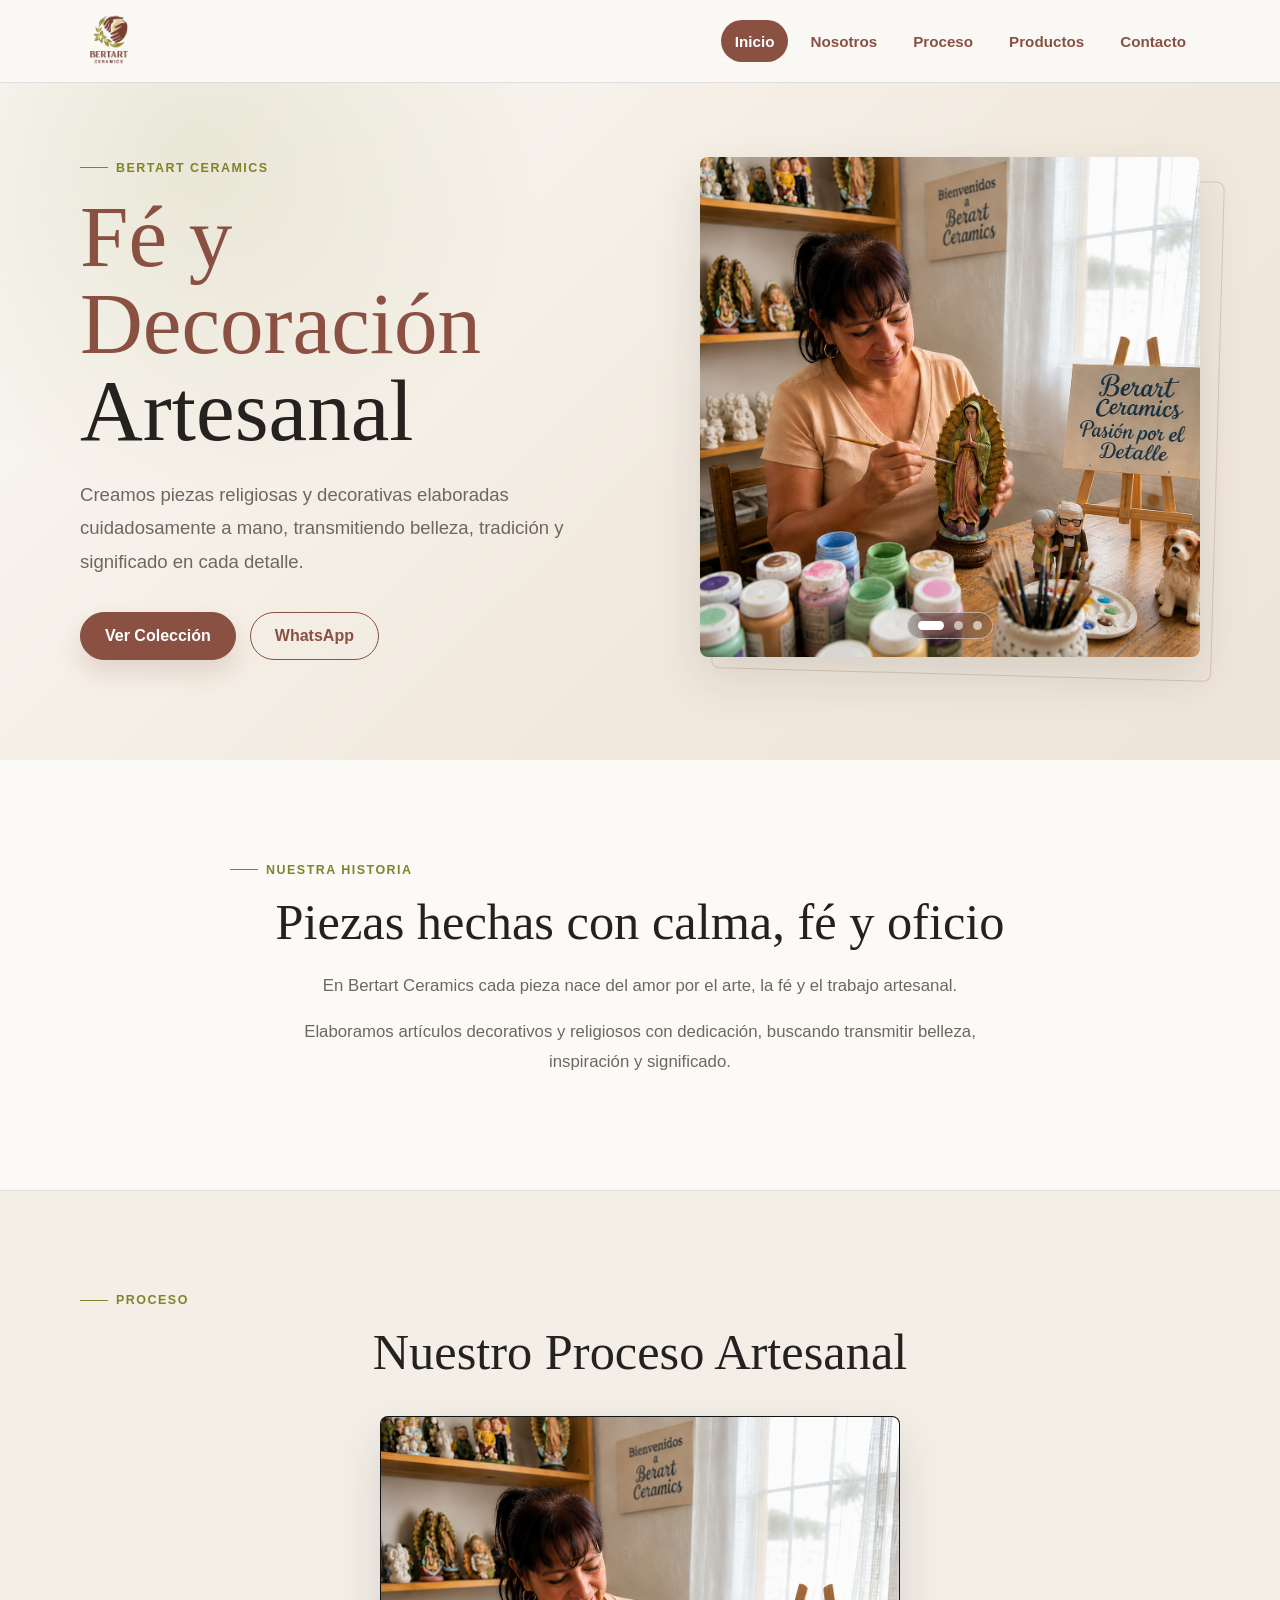
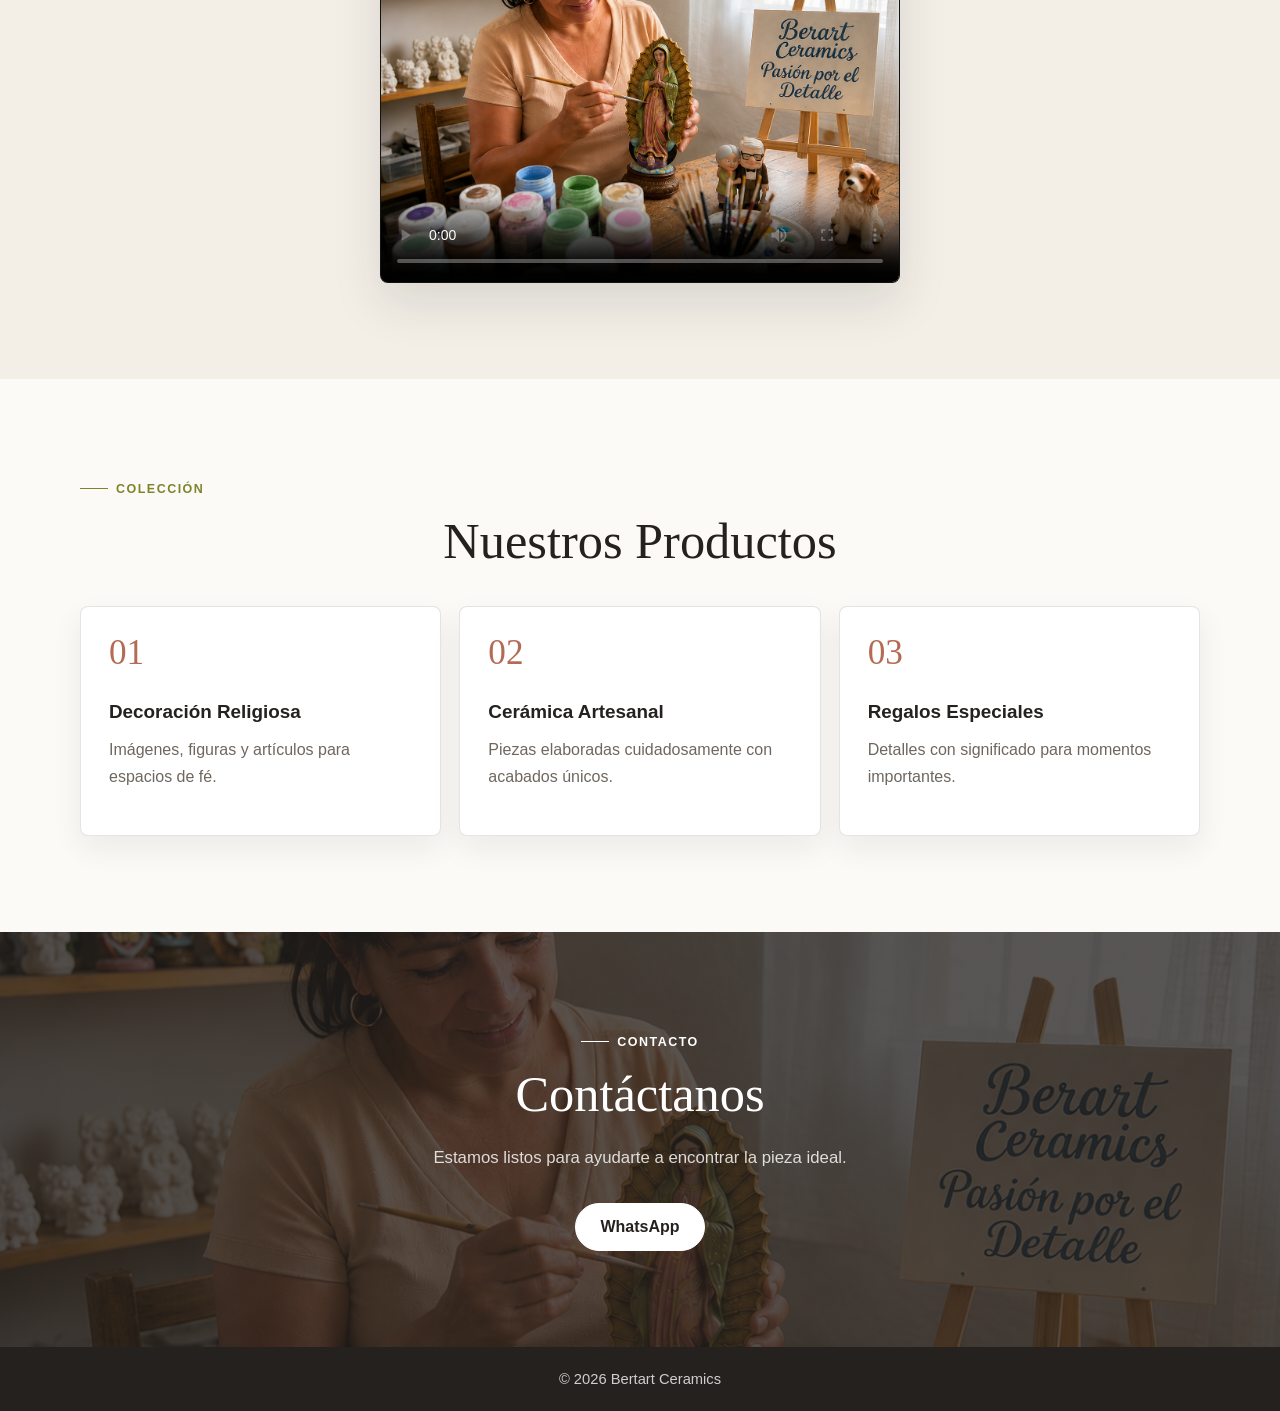
<file: index.html>
<!DOCTYPE html>
<html lang="es">

<head>
    <meta charset="UTF-8">
    <meta name="viewport" content="width=device-width, initial-scale=1.0">

    <link rel="icon" type="image/png" href="images/favicon.png">

    <title>Bertart Ceramics | Fé y Decoración</title>

    <link rel="stylesheet" href="css/styles.css">
</head>

<body>

    <nav class="navbar">
        <div class="nav-container">

            <a href="#inicio" class="logo" aria-label="Bertart Ceramics">
                <img src="images/logo.png" alt="Bertart Ceramics">
            </a>

            <button class="nav-toggle" type="button" aria-label="Abrir menú" aria-expanded="false" aria-controls="nav-links">
                <span></span>
                <span></span>
                <span></span>
            </button>

            <ul class="nav-links" id="nav-links">
                <li><a href="#inicio">Inicio</a></li>
                <li><a href="#nosotros">Nosotros</a></li>
                <li><a href="#proceso">Proceso</a></li>
                <li><a href="productos.html">Productos</a></li>
                <li><a href="https://wa.link/isol9u">Contacto</a></li>
            </ul>

        </div>
    </nav>

    <header id="inicio" class="hero">

        <div class="hero-container">

            <div class="hero-text">

                <span class="hero-badge">
                    Bertart Ceramics
                </span>

                <h1>
                    Fé y Decoración
                    <span>Artesanal</span>
                </h1>

                <p>
                    Creamos piezas religiosas y decorativas elaboradas
                    cuidadosamente a mano, transmitiendo belleza,
                    tradición y significado en cada detalle.
                </p>

                <div class="hero-buttons">
                    <a href="productos.html" class="btn">
                        Ver Colección
                    </a>

                    <a href="https://wa.link/isol9u" class="btn btn-outline" target="_blank" rel="noopener noreferrer">
                        WhatsApp
                    </a>
                </div>

            </div>

            <div class="hero-image hero-carousel" aria-label="Galeria principal de Bertart Ceramics">
                <div class="hero-slides">
                    <img class="hero-slide is-active" src="images/mi_foto.png" alt="Bertart Ceramics, pieza principal">
                    <img class="hero-slide" src="images/about_me2.png" alt="Detalle artesanal de Bertart Ceramics">
                    <img class="hero-slide" src="images/about_me3.png" alt="Proceso artesanal de Bertart Ceramics">
                </div>

                <div class="hero-dots" aria-label="Cambiar imagen principal">
                    <button class="hero-dot is-active" type="button" aria-label="Ver imagen 1" aria-current="true"></button>
                    <button class="hero-dot" type="button" aria-label="Ver imagen 2"></button>
                    <button class="hero-dot" type="button" aria-label="Ver imagen 3"></button>
                </div>
            </div>

        </div>

    </header>

    <section id="nosotros" class="section intro-section">

        <div class="container narrow">

            <span class="section-kicker">Nuestra historia</span>
            <h2>Piezas hechas con calma, fé y oficio</h2>

            <p class="center-text">
                En Bertart Ceramics cada pieza nace del amor por el arte,
                la fé y el trabajo artesanal.
            </p>

            <p class="center-text">
                Elaboramos artículos decorativos y religiosos con dedicación,
                buscando transmitir belleza, inspiración y significado.
            </p>

        </div>

    </section>

    <section id="proceso" class="section alt-bg">

        <div class="container">

            <span class="section-kicker">Proceso</span>
            <h2>Nuestro Proceso Artesanal</h2>

            <div class="video-container">

                <video controls poster="images/mi_foto.png">
                    <source src="videos/vid_1.mp4" type="video/mp4">
                </video>

            </div>

        </div>

    </section>

    <section id="productos" class="section">

        <div class="container">

            <span class="section-kicker">Colección</span>
            <h2>Nuestros Productos</h2>

            <div class="cards">

                <article class="card">
                    <span class="card-number">01</span>
                    <h3>Decoración Religiosa</h3>
                    <p>Imágenes, figuras y artículos para espacios de fé.</p>
                </article>

                <article class="card">
                    <span class="card-number">02</span>
                    <h3>Cerámica Artesanal</h3>
                    <p>Piezas elaboradas cuidadosamente con acabados únicos.</p>
                </article>

                <article class="card">
                    <span class="card-number">03</span>
                    <h3>Regalos Especiales</h3>
                    <p>Detalles con significado para momentos importantes.</p>
                </article>

            </div>

        </div>

    </section>

    <section id="contacto" class="section contact">

        <div class="container narrow">

            <span class="section-kicker">Contacto</span>
            <h2>Contáctanos</h2>

            <p>
                Estamos listos para ayudarte a encontrar la pieza ideal.
            </p>

            <a href="https://wa.link/isol9u" class="btn" target="_blank" rel="noopener noreferrer">
                WhatsApp
            </a>

        </div>

    </section>

    <footer>
        © 2026 Bertart Ceramics
    </footer>

    <script src="js/main.js"></script>

</body>

</html>
</file>
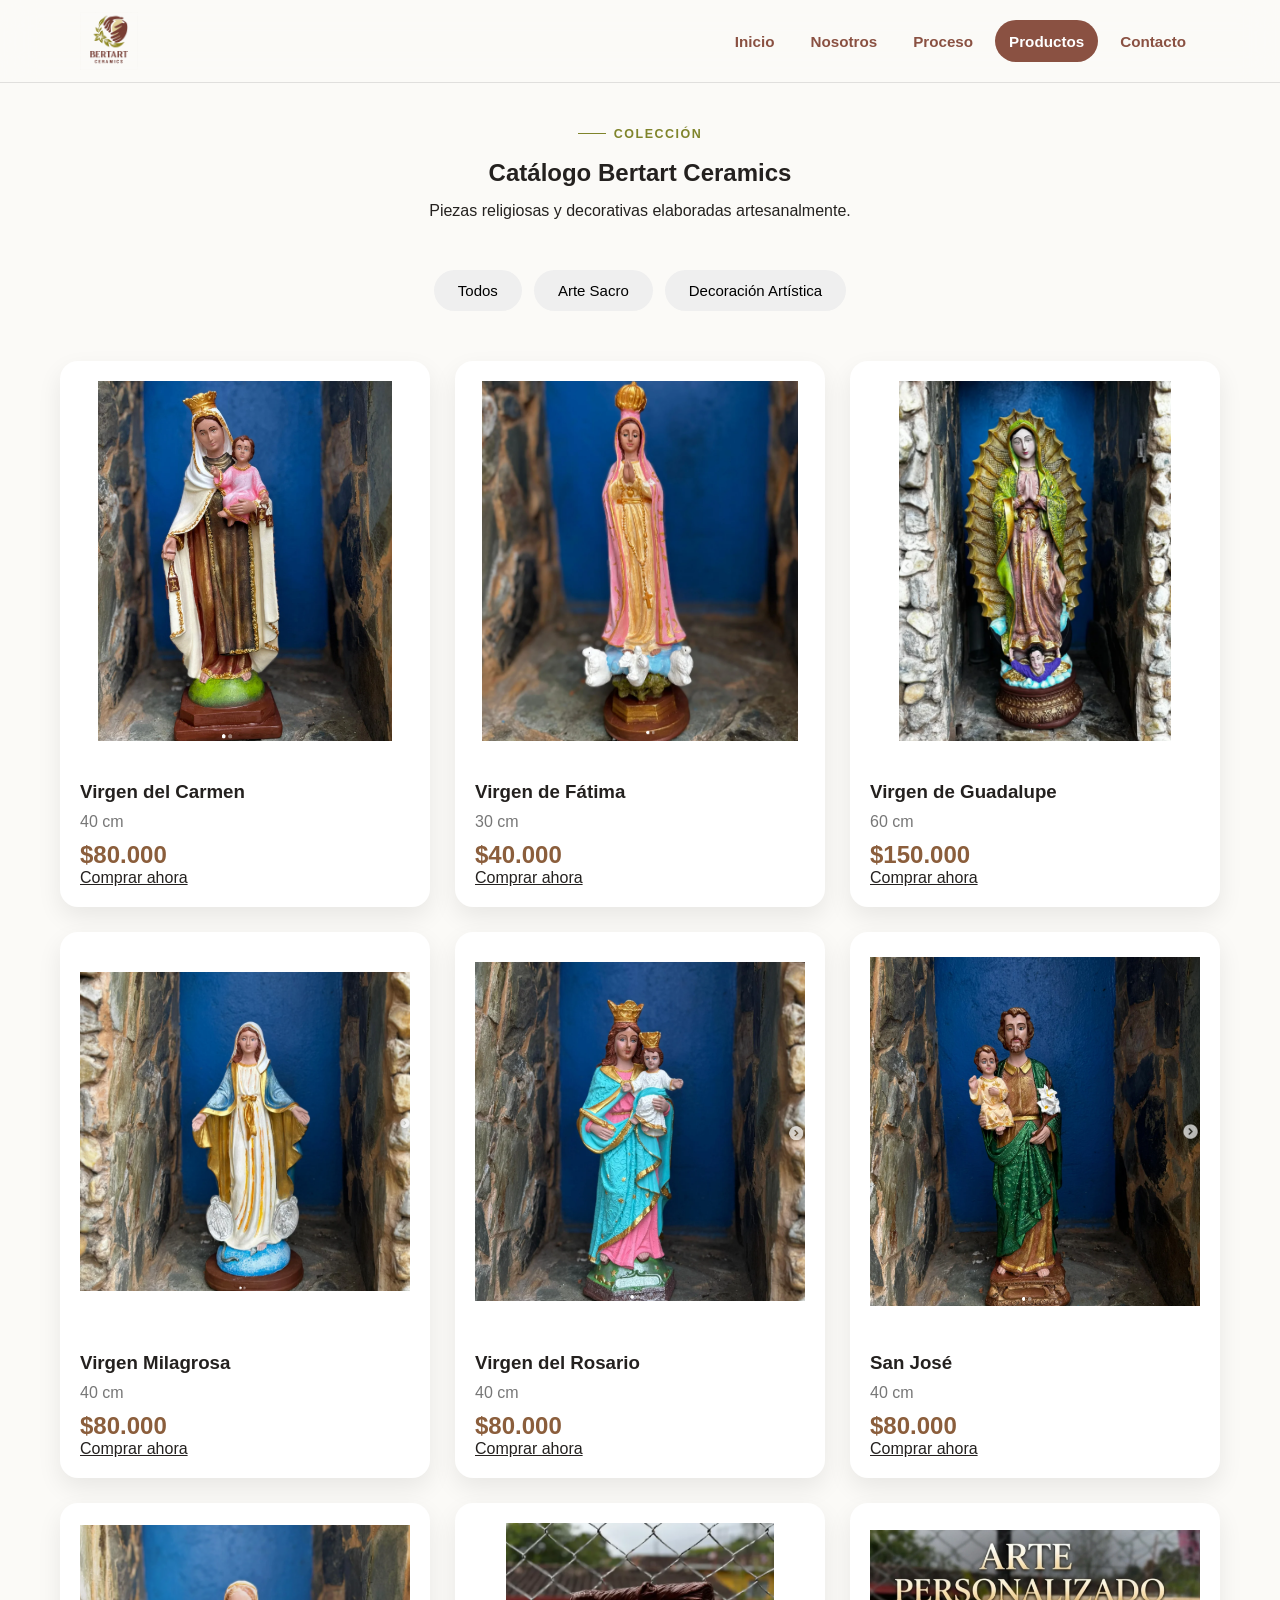
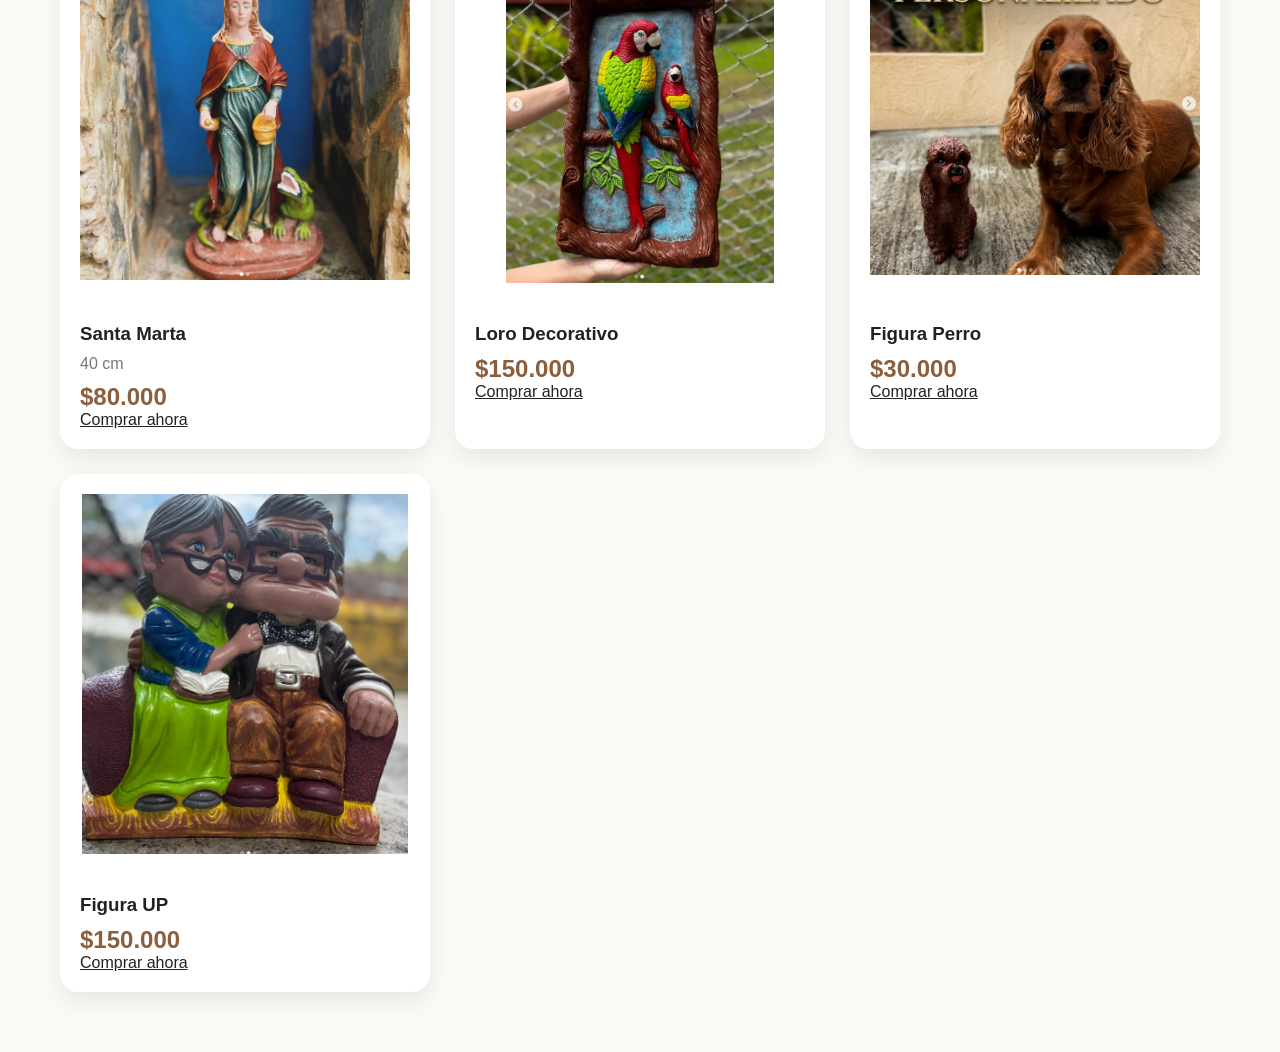
<file: productos.html>
<!DOCTYPE html>
<html lang="es">

<head>
    <meta charset="UTF-8">
    <meta name="viewport" content="width=device-width, initial-scale=1.0">

    <link rel="icon" type="image/png" href="images/favicon.png">

    <title>Bertart Ceramics | Fé y Decoración</title>

    <link rel="stylesheet" href="css/styles.css">
    <link rel="stylesheet" href="css/products.css">
</head>

<body>

<nav class="navbar">
    <div class="nav-container">

        <a href="index.html" class="logo" aria-label="Bertart Ceramics">
            <img src="images/logo.png" alt="Bertart Ceramics">
        </a>

        <button class="nav-toggle" type="button"
            aria-label="Abrir menú"
            aria-expanded="false"
            aria-controls="nav-links">

            <span></span>
            <span></span>
            <span></span>

        </button>

        <ul class="nav-links" id="nav-links">
            <li><a href="index.html#inicio">Inicio</a></li>
            <li><a href="index.html#nosotros">Nosotros</a></li>
            <li><a href="index.html#proceso">Proceso</a></li>
            <li><a href="productos.html" class="active">Productos</a></li>
            <li><a href="index.html#contacto">Contacto</a></li>
        </ul>

    </div>
</nav>

    <section class="catalogo">

        <div class="catalogo-header">

            <span class="section-kicker">
                Colección
            </span>

            <h1>Catálogo Bertart Ceramics</h1>

            <p>
                Piezas religiosas y decorativas elaboradas artesanalmente.
            </p>

        </div>

        <div class="filtros">

            <button class="filtro-btn" data-filtro="todos">
                Todos
            </button>

            <button class="filtro-btn" data-filtro="religiosa">
                Arte Sacro
            </button>

            <button class="filtro-btn" data-filtro="decorativa">
                Decoración Artística
            </button>

        </div>

        <div class="productos-grid">

            <!-- RELIGIOSOS -->

            <article class="producto religiosa">
                <img src="productos-religiosas/Carmen 40cm.png" alt="Virgen del Carmen">
                <div class="producto-info">
                    <h3>Virgen del Carmen</h3>
                    <p>40 cm</p>
                    <div class="precio">$80.000</div>
                    <a href="https://wa.me/573218403862?text=Hola,%20me%20interesa%20la%20Virgen%20del%20Carmen%20(40%20cm)"
                        class="comprar-btn" target="_blank" rel="noopener">
                        Comprar ahora
                    </a>
                </div>
            </article>

            <article class="producto religiosa">
                <img src="productos-religiosas/Fátima 30cm.png" alt="Virgen de Fátima">
                <div class="producto-info">
                    <h3>Virgen de Fátima</h3>
                    <p>30 cm</p>
                    <div class="precio">$40.000</div>
                    <a href="https://wa.me/573218403862?text=Hola,%20me%20interesa%20la%20Virgen%20de%20F%C3%A1tima%20(30%20cm)"
                        class="comprar-btn" target="_blank" rel="noopener">
                        Comprar ahora
                    </a>
                </div>
            </article>

            <article class="producto religiosa">
                <img src="productos-religiosas/Guadalupe 60cm.png" alt="Virgen de Guadalupe">
                <div class="producto-info">
                    <h3>Virgen de Guadalupe</h3>
                    <p>60 cm</p>
                    <div class="precio">$150.000</div>
                    <a href="https://wa.me/573218403862?text=Hola,%20me%20interesa%20la%20Virgen%20de%20Guadalupe%20(60%20cm)"
                        class="comprar-btn" target="_blank" rel="noopener">
                        Comprar ahora
                    </a>
                </div>
            </article>

            <article class="producto religiosa">
                <img src="productos-religiosas/Milagrosa 40cm.png" alt="Virgen Milagrosa">
                <div class="producto-info">
                    <h3>Virgen Milagrosa</h3>
                    <p>40 cm</p>
                    <div class="precio">$80.000</div>
                    <a href="https://wa.me/573218403862?text=Hola,%20me%20interesa%20la%20Virgen%20Milagrosa%20(40%20cm)"
                        class="comprar-btn" target="_blank" rel="noopener">
                        Comprar ahora
                    </a>
                </div>
            </article>

            <article class="producto religiosa">
                <img src="productos-religiosas/Rosario 40cm.png" alt="Virgen del Rosario">
                <div class="producto-info">
                    <h3>Virgen del Rosario</h3>
                    <p>40 cm</p>
                    <div class="precio">$80.000</div>
                    <a href="https://wa.me/573218403862?text=Hola,%20me%20interesa%20la%20Virgen%20del%20Rosario%20(40%20cm)"
                        class="comprar-btn" target="_blank" rel="noopener">
                        Comprar ahora
                    </a>
                </div>
            </article>

            <article class="producto religiosa">
                <img src="productos-religiosas/San Jose 40cm.png" alt="San José">
                <div class="producto-info">
                    <h3>San José</h3>
                    <p>40 cm</p>
                    <div class="precio">$80.000</div>
                    <a href="https://wa.me/573218403862?text=Hola,%20me%20interesa%20la%20figura%20de%20San%20Jos%C3%A9%20(40%20cm)"
                        class="comprar-btn" target="_blank" rel="noopener">
                        Comprar ahora
                    </a>
                </div>
            </article>

            <article class="producto religiosa">
                <img src="productos-religiosas/Santa Marta 40cm.png" alt="Santa Marta">
                <div class="producto-info">
                    <h3>Santa Marta</h3>
                    <p>40 cm</p>
                    <div class="precio">$80.000</div>
                    <a href="https://wa.me/573218403862?text=Hola,%20me%20interesa%20la%20figura%20de%20Santa%20Marta%20(40%20cm)"
                        class="comprar-btn" target="_blank" rel="noopener">
                        Comprar ahora
                    </a>
                </div>
            </article>

            <!-- DECORATIVOS -->

            <article class="producto decorativa">
                <img src="productos-decorativas/Loro Cuadro.png" alt="Loro Decorativo">
                <div class="producto-info">
                    <h3>Loro Decorativo</h3>
                    <div class="precio">$150.000</div>
                    <a href="https://wa.me/573218403862?text=Hola,%20me%20interesa%20el%20Loro%20Decorativo"
                        class="comprar-btn" target="_blank" rel="noopener">
                        Comprar ahora
                    </a>
                </div>
            </article>

            <article class="producto decorativa">
                <img src="productos-decorativas/Perro.png" alt="Figura Perro">
                <div class="producto-info">
                    <h3>Figura Perro</h3>
                    <div class="precio">$30.000</div>
                    <a href="https://wa.me/573218403862?text=Hola,%20me%20interesa%20la%20Figura%20Perro"
                        class="comprar-btn" target="_blank" rel="noopener">
                        Comprar ahora
                    </a>
                </div>
            </article>

            <article class="producto decorativa">
                <img src="productos-decorativas/Up.png" alt="Figura UP">
                <div class="producto-info">
                    <h3>Figura UP</h3>
                    <div class="precio">$150.000</div>
                    <a href="https://wa.me/573218403862?text=Hola,%20me%20interesa%20la%20Figura%20UP"
                        class="comprar-btn" target="_blank" rel="noopener">
                        Comprar ahora
                    </a>
                </div>
            </article>

        </div>

    </section>

    <script>

        const botones = document.querySelectorAll('.filtro-btn');
        const productos = document.querySelectorAll('.producto');

        botones.forEach(btn => {

            btn.addEventListener('click', () => {

                const filtro = btn.dataset.filtro;

                productos.forEach(producto => {

                    if (
                        filtro === 'todos' ||
                        producto.classList.contains(filtro)
                    ) {
                        producto.style.display = 'block';
                    }
                    else {
                        producto.style.display = 'none';
                    }

                });

            });

        });

    </script>

    <script src="js/main.js"></script>

</body>

</html>
</file>
<file: css/styles.css>
:root{
    --paper:#fbfaf7;
    --ivory:#f3efe7;
    --clay:#8a5142;
    --terracotta:#b46b54;
    --olive:#7f842b;
    --ink:#24211f;
    --muted:#6f675f;
    --line:rgba(36,33,31,.12);
    --shadow:0 20px 50px rgba(36,33,31,.12);
}

*{
    margin:0;
    padding:0;
    box-sizing:border-box;
}

html{
    scroll-behavior:smooth;
    scroll-padding-top:92px;
}

body{
    min-width:320px;
    font-family:"Segoe UI",Arial,sans-serif;
    background:var(--paper);
    color:var(--ink);
    overflow-x:hidden;
    text-rendering:optimizeLegibility;
}

img,
video{
    display:block;
    max-width:100%;
}

a{
    color:inherit;
}

.container{
    width:min(1120px, calc(100% - 40px));
    margin-inline:auto;
}

.narrow{
    max-width:820px;
}

/* =========================
   NAVBAR
========================= */

.navbar{
    position:fixed;
    inset:0 0 auto;
    z-index:1000;
    background:rgba(251,250,247,.88);
    border-bottom:1px solid var(--line);
    backdrop-filter:blur(18px);
    transition:box-shadow .25s ease, background .25s ease;
}

.navbar.scrolled{
    background:rgba(251,250,247,.96);
    box-shadow:0 12px 34px rgba(36,33,31,.08);
}

.nav-container{
    width:min(1120px, calc(100% - 32px));
    min-height:82px;
    margin-inline:auto;
    display:flex;
    align-items:center;
    justify-content:space-between;
    gap:24px;
}

.logo{
    display:inline-flex;
    align-items:center;
    flex:0 0 auto;
}

.logo img{
    width:auto;
    height:58px;
    object-fit:contain;
}

.nav-links{
    display:flex;
    align-items:center;
    gap:8px;
    list-style:none;
}

.nav-links a{
    display:inline-flex;
    min-height:42px;
    align-items:center;
    padding:0 14px;
    border-radius:999px;
    text-decoration:none;
    color:var(--clay);
    font-size:.95rem;
    font-weight:650;
    transition:background .2s ease, color .2s ease;
}

.nav-links a:hover{
    background:rgba(180,107,84,.1);
    color:var(--ink);
}

.nav-toggle{
    display:none;
    width:44px;
    height:44px;
    border:1px solid var(--line);
    border-radius:8px;
    background:#fff;
    cursor:pointer;
}

.nav-toggle span{
    display:block;
    width:20px;
    height:2px;
    margin:5px auto;
    background:var(--ink);
    transition:transform .2s ease, opacity .2s ease;
}

.nav-open .nav-toggle span:nth-child(1){
    transform:translateY(7px) rotate(45deg);
}

.nav-open .nav-toggle span:nth-child(2){
    opacity:0;
}

.nav-open .nav-toggle span:nth-child(3){
    transform:translateY(-7px) rotate(-45deg);
}

/* =========================
   HERO
========================= */

.hero{
    min-height:760px;
    padding:118px 0 64px;
    display:flex;
    align-items:center;
    background:
        radial-gradient(circle at 15% 20%, rgba(127,132,43,.13), transparent 28%),
        linear-gradient(135deg, #fbfaf7 0%, #f2eadf 58%, #efe4d9 100%);
    overflow:hidden;
}

.hero-container{
    width:min(1120px, calc(100% - 40px));
    margin-inline:auto;
    display:grid;
    grid-template-columns:minmax(0, 1fr) minmax(340px, 500px);
    align-items:center;
    gap:72px;
}

.hero-text{
    animation:heroTextIn .8s ease both;
}

.hero-badge,
.section-kicker{
    display:inline-flex;
    align-items:center;
    gap:8px;
    margin-bottom:18px;
    color:var(--olive);
    font-size:.78rem;
    font-weight:800;
    letter-spacing:.12em;
    text-transform:uppercase;
}

.hero-badge::before,
.section-kicker::before{
    content:"";
    width:28px;
    height:1px;
    background:currentColor;
}

.hero h1{
    max-width:680px;
    color:var(--clay);
    font-family:Georgia,"Times New Roman",serif;
    font-size:clamp(3.1rem, 6.8vw, 5.45rem);
    line-height:1;
    font-weight:500;
    margin-bottom:24px;
    text-wrap:balance;
}

.hero h1 span{
    display:block;
    color:var(--ink);
}

.hero p{
    max-width:570px;
    color:var(--muted);
    font-size:clamp(1rem, 1.8vw, 1.16rem);
    line-height:1.8;
}

.hero-buttons{
    display:flex;
    flex-wrap:wrap;
    align-items:center;
    gap:14px;
    margin-top:34px;
}

.btn{
    display:inline-flex;
    min-height:48px;
    align-items:center;
    justify-content:center;
    padding:0 24px;
    border:1px solid var(--clay);
    border-radius:999px;
    background:var(--clay);
    color:#fff;
    text-decoration:none;
    font-weight:750;
    box-shadow:0 12px 24px rgba(138,81,66,.18);
    transition:transform .2s ease, box-shadow .2s ease, background .2s ease;
}

.btn:hover{
    transform:translateY(-2px);
    background:#734337;
    box-shadow:0 16px 30px rgba(138,81,66,.24);
}

.btn-outline{
    background:transparent;
    color:var(--clay);
    box-shadow:none;
}

.btn-outline:hover{
    background:#fff;
    color:var(--ink);
}

.hero-image{
    position:relative;
    width:100%;
    max-width:500px;
    margin-left:auto;
    animation:heroImageIn .9s .08s ease both;
}

.hero-image::before{
    content:"";
    position:absolute;
    inset:18px -18px -18px 18px;
    border:1px solid rgba(138,81,66,.22);
    border-radius:8px;
    transform:rotate(1.6deg);
    transition:transform .6s ease;
}

.hero-image:hover::before{
    transform:rotate(.5deg) translate3d(3px, -3px, 0);
}

.hero-slides{
    position:relative;
    z-index:1;
    width:100%;
    aspect-ratio:1 / 1;
    overflow:hidden;
    border-radius:8px;
    background:var(--ivory);
    box-shadow:var(--shadow);
}

.hero-slide{
    position:absolute;
    inset:0;
    width:100%;
    height:100%;
    object-fit:cover;
    opacity:0;
    transform:scale(1.035);
    transition:opacity .9s ease, transform 5.8s ease;
}

.hero-slide.is-active{
    opacity:1;
    transform:scale(1);
}

.hero-dots{
    position:absolute;
    z-index:2;
    left:50%;
    bottom:18px;
    display:flex;
    align-items:center;
    gap:10px;
    padding:8px 10px;
    border:1px solid rgba(255,255,255,.48);
    border-radius:999px;
    background:rgba(36,33,31,.24);
    backdrop-filter:blur(12px);
    transform:translateX(-50%);
}

.hero-dot{
    width:9px;
    height:9px;
    border:0;
    border-radius:999px;
    background:rgba(255,255,255,.6);
    cursor:pointer;
    transition:width .25s ease, background .25s ease, transform .25s ease;
}

.hero-dot:hover,
.hero-dot.is-active{
    background:#fff;
}

.hero-dot.is-active{
    width:26px;
}

@keyframes heroTextIn{
    from{
        opacity:0;
        transform:translateY(16px);
    }
    to{
        opacity:1;
        transform:translateY(0);
    }
}

@keyframes heroImageIn{
    from{
        opacity:0;
        transform:translateY(20px) scale(.985);
    }
    to{
        opacity:1;
        transform:translateY(0) scale(1);
    }
}

/* =========================
   SECCIONES
========================= */

.section{
    padding:96px 0;
}

.section h2{
    max-width:760px;
    margin:0 auto 22px;
    color:var(--ink);
    font-family:Georgia,"Times New Roman",serif;
    font-size:clamp(2rem, 4vw, 3.15rem);
    line-height:1.08;
    font-weight:500;
    text-align:center;
    text-wrap:balance;
}

.section-kicker{
    width:max-content;
    margin-inline:auto;
}

.center-text,
.contact p{
    max-width:720px;
    margin:0 auto 16px;
    color:var(--muted);
    font-size:1.05rem;
    line-height:1.8;
    text-align:center;
}

.alt-bg{
    background:var(--ivory);
}

.intro-section{
    border-bottom:1px solid var(--line);
}

/* =========================
   VIDEO
========================= */

.video-container{
    width:min(100%, 520px);
    margin:36px auto 0;
    overflow:hidden;
    border:1px solid var(--line);
    border-radius:8px;
    background:#111;
    box-shadow:var(--shadow);
}

.video-container video{
    width:100%;
    height:auto;
    max-height:78vh;
    object-fit:contain;
}

/* =========================
   PRODUCTOS
========================= */

.cards{
    display:grid;
    grid-template-columns:repeat(3, minmax(0, 1fr));
    gap:18px;
    margin-top:38px;
}

.card{
    min-height:230px;
    padding:28px;
    border:1px solid var(--line);
    border-radius:8px;
    background:#fff;
    box-shadow:0 12px 30px rgba(36,33,31,.07);
    transition:transform .2s ease, border-color .2s ease, box-shadow .2s ease;
}

.card:hover{
    transform:translateY(-4px);
    border-color:rgba(138,81,66,.28);
    box-shadow:0 18px 38px rgba(36,33,31,.1);
}

.card-number{
    display:block;
    margin-bottom:30px;
    color:var(--terracotta);
    font-family:Georgia,"Times New Roman",serif;
    font-size:2.2rem;
    line-height:1;
}

.card h3{
    color:var(--ink);
    font-size:1.18rem;
    line-height:1.25;
    margin-bottom:12px;
}

.card p{
    color:var(--muted);
    line-height:1.7;
}

/* =========================
   CONTACTO / FOOTER
========================= */

.contact{
    text-align:center;
    background:
        linear-gradient(rgba(36,33,31,.76), rgba(36,33,31,.76)),
        url("../images/mi_foto.png") center / cover;
    color:#fff;
}

.contact h2,
.contact .section-kicker{
    color:#fff;
}

.contact p{
    color:rgba(255,255,255,.82);
}

.contact .btn{
    margin-top:14px;
    background:#fff;
    color:var(--ink);
    border-color:#fff;
}

footer{
    padding:24px;
    background:var(--ink);
    color:rgba(255,255,255,.78);
    text-align:center;
    font-size:.92rem;
}

@media (prefers-reduced-motion:reduce){
    *,
    *::before,
    *::after{
        scroll-behavior:auto !important;
        transition:none !important;
        animation:none !important;
    }
}

/* =========================
   RESPONSIVE
========================= */

@media(max-width:900px){
    .nav-toggle{
        display:block;
    }

    .nav-links{
        position:absolute;
        top:calc(100% + 1px);
        left:16px;
        right:16px;
        display:grid;
        gap:4px;
        padding:12px;
        border:1px solid var(--line);
        border-radius:8px;
        background:rgba(251,250,247,.98);
        box-shadow:0 20px 44px rgba(36,33,31,.14);
        transform:translateY(-12px);
        opacity:0;
        pointer-events:none;
        transition:opacity .2s ease, transform .2s ease;
    }

    .nav-open .nav-links{
        transform:translateY(0);
        opacity:1;
        pointer-events:auto;
    }

    .nav-links a{
        justify-content:center;
        border-radius:6px;
    }

    .hero{
        min-height:auto;
        padding:112px 0 58px;
    }

    .hero-container{
        grid-template-columns:1fr;
        gap:38px;
        max-width:680px;
    }

    .hero-text{
        text-align:center;
    }

    .hero-badge{
        margin-inline:auto;
    }

    .hero p{
        margin-inline:auto;
    }

    .hero-buttons{
        justify-content:center;
    }

    .hero-image{
        width:min(460px, 100%);
        max-width:none;
        margin-inline:auto;
    }

    .hero-image::before{
        inset:14px -14px -14px 14px;
    }

    .cards{
        grid-template-columns:repeat(3, minmax(0, 1fr));
        gap:12px;
    }

    .card{
        min-height:0;
        padding:22px;
    }

    .card-number{
        margin-bottom:20px;
        font-size:1.8rem;
    }
}

@media(max-width:760px){
    .cards{
        grid-template-columns:1fr;
        gap:14px;
    }

    .card{
        display:grid;
        grid-template-columns:auto 1fr;
        column-gap:18px;
        align-items:start;
    }

    .card-number{
        grid-row:span 2;
        margin:0;
    }
}

@media(max-width:560px){
    html{
        scroll-padding-top:76px;
    }

    .container,
    .hero-container{
        width:calc(100% - 32px);
    }

    .nav-container{
        width:calc(100% - 28px);
        min-height:72px;
        gap:14px;
    }

    .logo img{
        height:44px;
    }

    .hero{
        padding:94px 0 48px;
    }

    .hero-text{
        text-align:left;
    }

    .hero-badge{
        margin-inline:0;
        font-size:.72rem;
        letter-spacing:.1em;
    }

    .hero h1{
        font-size:clamp(2.35rem, 12.5vw, 3.15rem);
        line-height:1.04;
        margin-bottom:18px;
    }

    .hero p{
        margin-inline:0;
        line-height:1.7;
    }

    .hero-buttons{
        align-items:stretch;
        flex-direction:column;
        gap:10px;
        margin-top:26px;
    }

    .btn{
        width:100%;
    }

    .hero-image::before{
        display:none;
    }

    .hero-slides{
        aspect-ratio:1 / 1;
        max-height:360px;
    }

    .section{
        padding:64px 0;
    }

    .section h2{
        font-size:clamp(1.8rem, 9.5vw, 2.35rem);
        line-height:1.12;
        margin-bottom:18px;
    }

    .center-text,
    .contact p{
        font-size:1rem;
        line-height:1.7;
    }

    .video-container{
        width:min(100%, 420px);
        margin-top:28px;
        box-shadow:0 14px 32px rgba(36,33,31,.1);
    }

    .card{
        padding:24px;
        grid-template-columns:1fr;
    }

    .card-number{
        margin-bottom:14px;
    }
}

@media(max-width:380px){
    .container,
    .hero-container{
        width:calc(100% - 24px);
    }

    .hero h1{
        font-size:2.22rem;
    }

    .section-kicker,
    .hero-badge{
        letter-spacing:.08em;
    }

    .card{
        padding:20px;
    }
}
.nav-links a.active {
    color: #fff;
    font-weight: 700;
    background: var(--clay);
}

.nav-links a.active:hover {
    background: var(--clay);
    color: #fff;
}
</file>
<file: css/products.css>
.catalogo {
    max-width: 1200px;
    margin: 0 auto;
    padding: 120px 20px 60px;
}

.catalogo-header {
    text-align: center;
    margin-bottom: 50px;
}

.catalogo-header h1 {
    margin-bottom: 15px;
}

.catalogo-header p {
    max-width: 700px;
    margin: 0 auto;
}

.filtros {
    display: flex;
    justify-content: center;
    flex-wrap: wrap;
    gap: 12px;
    margin-bottom: 50px;
}

.filtro-btn {
    padding: 12px 24px;
    border: none;
    border-radius: 999px;
    cursor: pointer;
    font-size: 15px;
    transition: .3s;
}

.filtro-btn:hover {
    transform: translateY(-2px);
}

.productos-grid {
    display: grid;
    grid-template-columns: repeat(auto-fit, minmax(280px, 1fr));
    gap: 25px;
}

.producto {
    background: #fff;
    border-radius: 18px;
    overflow: hidden;
    box-shadow: 0 10px 25px rgba(0, 0, 0, .08);
    transition: .3s;
}

.producto:hover {
    transform: translateY(-6px);
}

.producto img {
    width: 100%;
    height: 400px;
    object-fit: contain;
    padding: 20px;
    box-sizing: border-box;
}

.producto-info {
    padding: 20px;
}

.producto-info h3 {
    margin-bottom: 10px;
}

.producto-info p {
    color: #777;
    margin-bottom: 10px;
}

.precio{
    font-size:1.5rem;
    font-weight:700;
    color:#8b5e3c;
}
</file>
